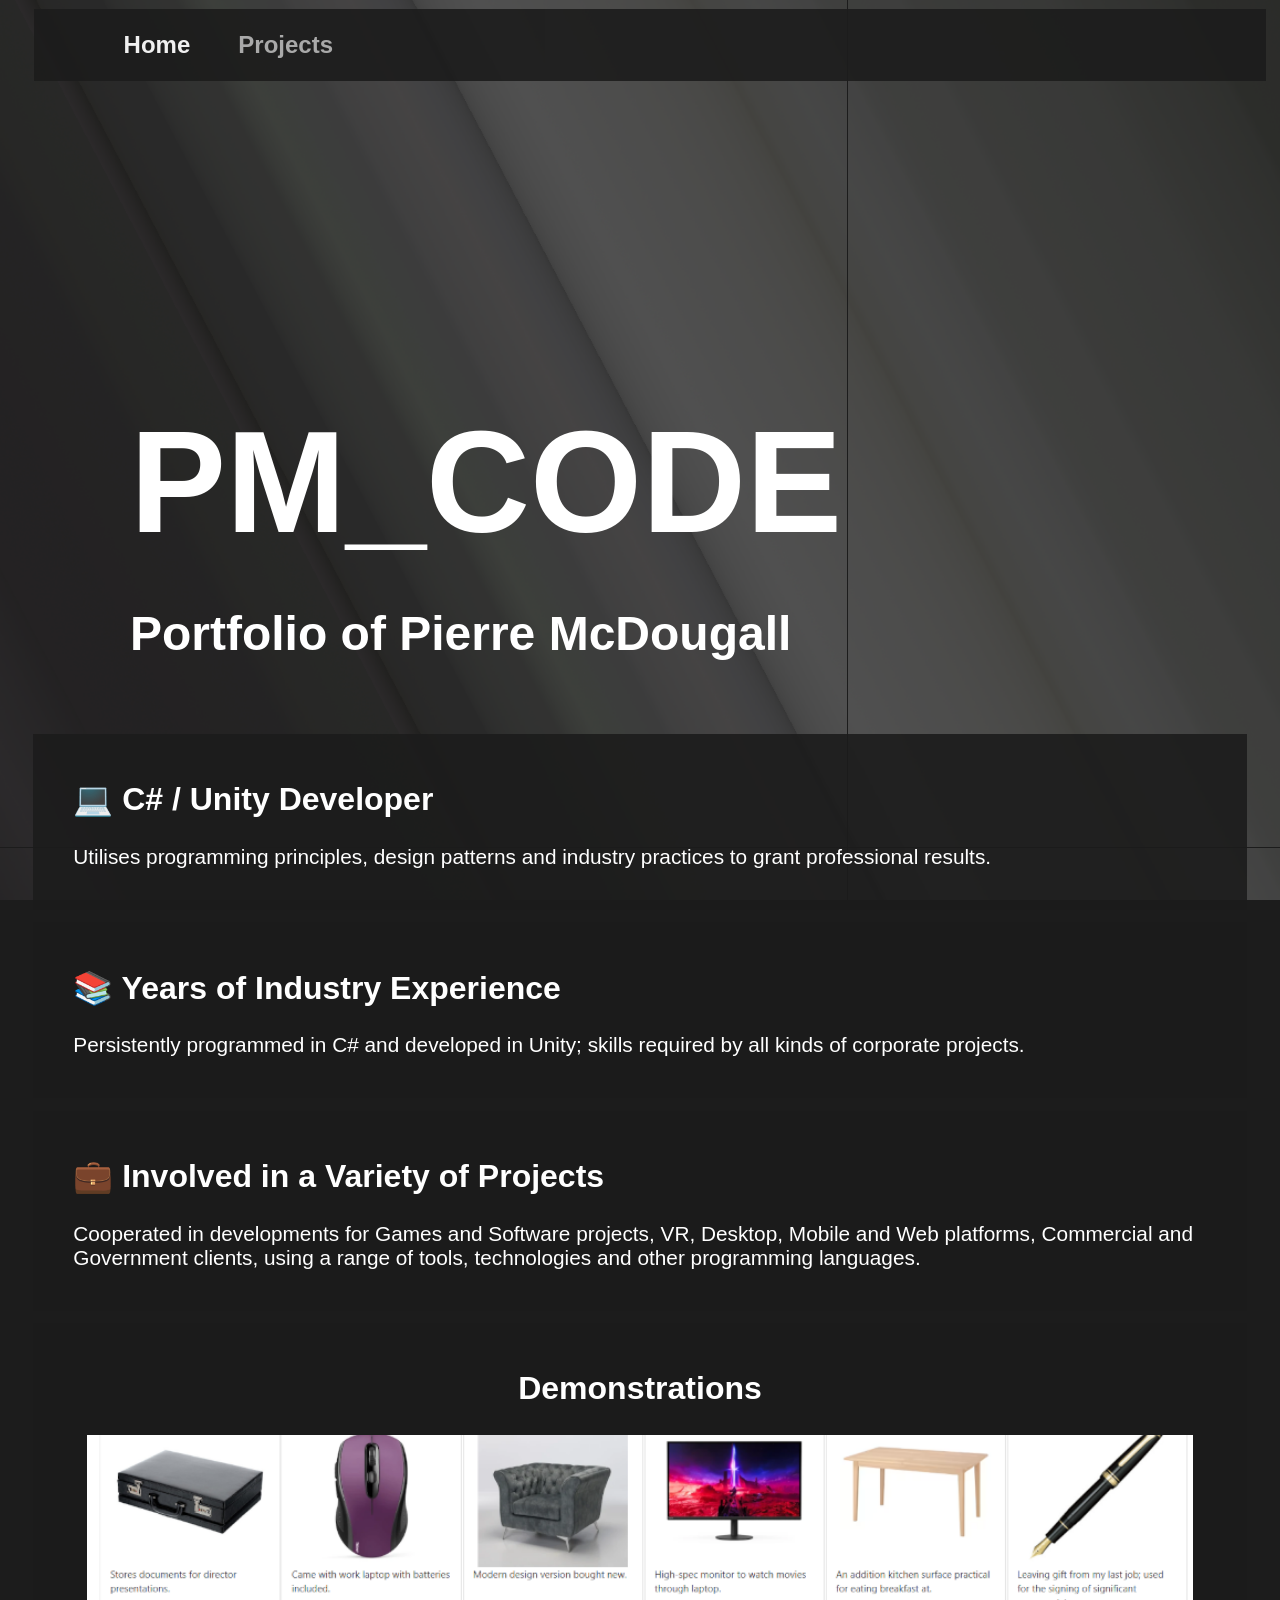
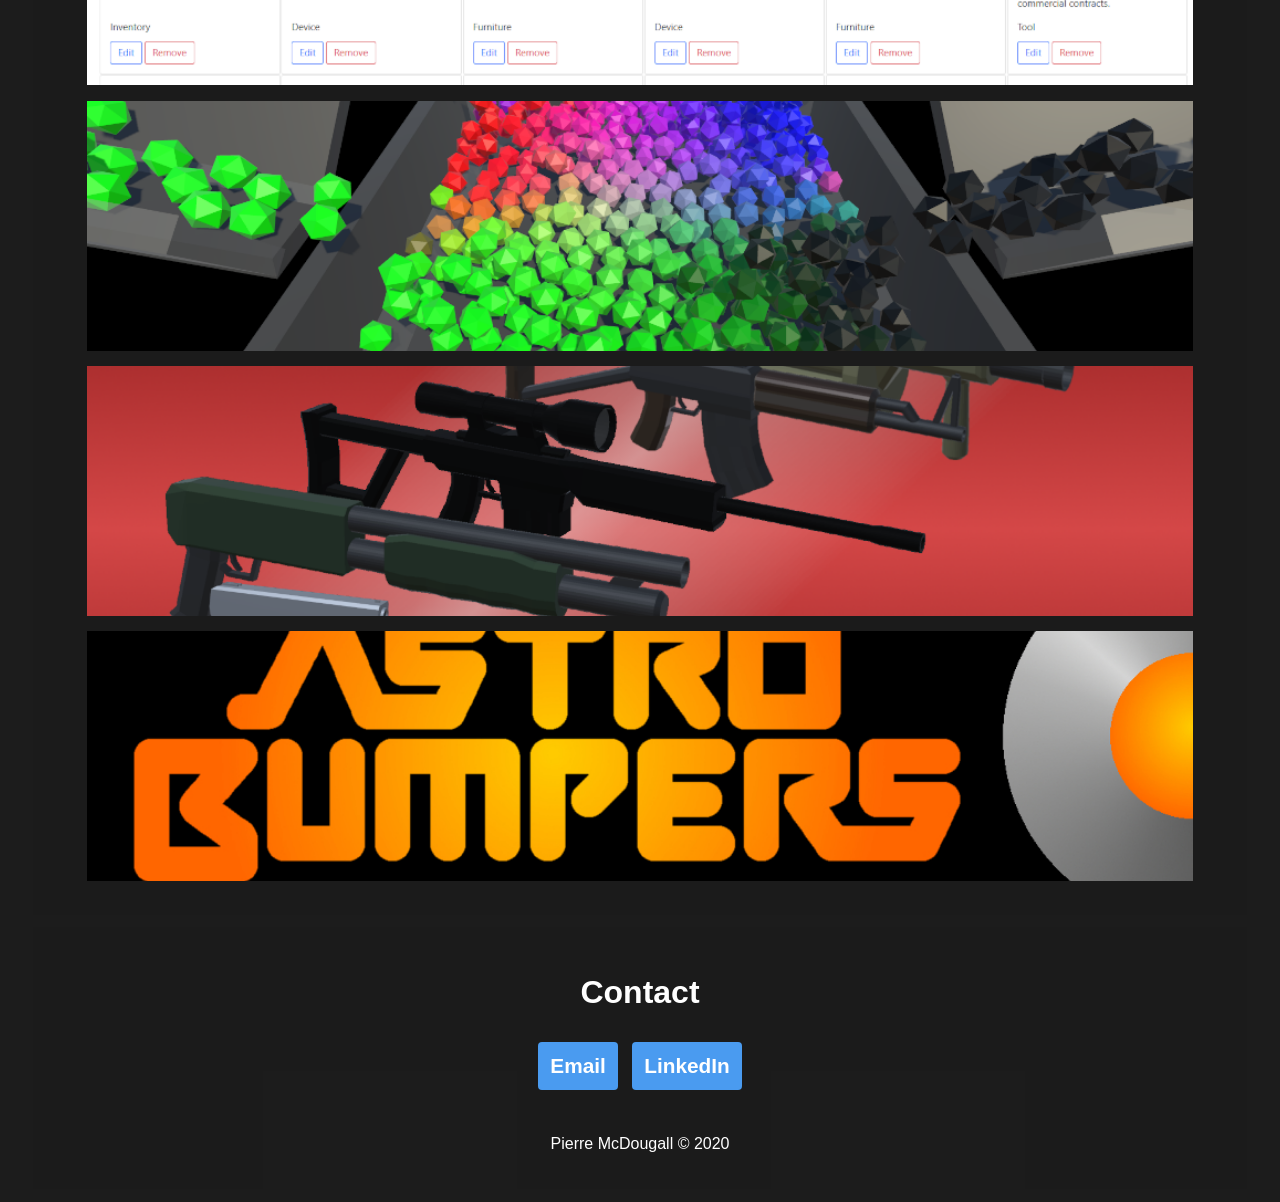
<file: index.html>
<!doctype html>
<html>
  <head>
    <meta charset="utf-8">
    <meta name="viewport" content="width=device-width, initial-scale=1, shrink-to-fit=no">
    <title>PM_CODE</title>
    <link href="style.css" rel="stylesheet">
    <link href="NavBarStyle.css" rel="stylesheet">
    <link href="PM_Favicon.png" rel="icon" type="image/png">
  </head>
  <body>
      <div id="fixedBackground"></div>
      <header>
          <nav>
              <div id="hamburgerID">
                  <div class="hamburgerIconHolder">
                      <a href="javascript:void(0);" class="hamburgerIcon" onclick="ToggleClass('hamburgerID', 'hamburgerDropdownEnabled');RemoveClickOpenedClasses()">
                          <img src="MobileNavIcon.png" height="25" width="25">
                      </a>
                  </div>
                  <a href="index.html" class="selected">Home</a>
                  <div id="projectDropdownHolder" class="dropdownHolder">
                      <button class="dropdownOption" onclick="ToggleClassIfNoHoverSupport('projectDropdownHolder', 'clickOpened')">
                          Projects
                      </button>
                      <div class="subOptionHolder">
                          <a href="InventoryWebApp.html" class="subOption">Inventory Web App</a>
                          <a href="DOTSColourMixingSimulation.html" class="subOption">DOTS Colour Mixing Simulation</a>
                          <a href="FPSIntegrationTool.html" class="subOption">FPS Integration Tool</a>
                          <a href="AstroBumpers.html" class="subOption">AstroBumpers</a>
                      </div>
                  </div>
              </div>
          </nav>
      </header>
      <main>
          <section id="indexTitle">
              <div>
                  <h1>PM_<wbr>CODE</h1>
                  <h2>Portfolio of Pierre McDougall</h2>
              </div>
          </section>
          <section class="semiOpaqueBG">
              <h2 class="qualitiesSection">
                  &#128187; C# / Unity Developer
              </h2>
              <p>
                  Utilises programming principles, design patterns and industry practices to grant professional results.
              </p>
          </section>
          <section class="semiOpaqueBG">
              <h2 class="qualitiesSection">
                  &#128218; Years of Industry Experience
              </h2>
              <p>
                  Persistently programmed in C# and developed in Unity; skills required by all kinds of corporate projects.
              </p>
          </section>
          <section class="semiOpaqueBG">
              <h2 class="qualitiesSection">
                  &#128188; Involved in a Variety of Projects
              </h2>
              <p>
                  Cooperated in developments for
                  Games and Software projects,
                  VR, Desktop, Mobile and Web platforms,
                  Commercial and Government clients,
                  using a range of tools, technologies and other programming languages.
              </p>
          </section>
          <section class="semiOpaqueBG">
              <h2>Demonstrations</h2>
              <div>
                  <div class="projectButton">
                      <a href="InventoryWebApp.html">
                          <div class="hoverTint"></div>
                          <img src="InventoryWebAppThumbnail.png" height="1000" width="500">
                          <h3>ASP.NET Core MVC Inventory Web App</h3>
                      </a>
                  </div>
                  <div class="projectButton">
                      <a href="DOTSColourMixingSimulation.html">
                          <div class="hoverTint"></div>
                          <img src="DOTSColourMixingThumbnail.png" height="1000" width="500">
                          <h3>DOTS Colour Mixing Simulation</h3>
                      </a>
                  </div>
                  <div class="projectButton">
                      <a href="FPSIntegrationTool.html">
                          <div class="hoverTint"></div>
                          <img src="FPSIntegrationToolThumbnail.png" height="1000" width="500">
                          <h3>FPS Integration Tool</h3>
                      </a>
                  </div>
                  <div class="projectButton">
                      <a href="AstroBumpers.html">
                          <div class="hoverTint"></div>
                          <img src="AstroBumpersThumbnail.png" height="1000" width="500">
                          <h3>AstroBumpers</h3>
                      </a>
                  </div>
              </div>
          </section>
      </main>
      <footer class="semiOpaqueBG">
          <h2>Contact</h2>
          <div>
              <a href="mailto:career.pmcdougall@icloud.com?Subject=PM_CODE%20Contact" class="linkButton">Email</a>
              <a href="https://www.linkedin.com/in/pierre-mcdougall/" target="_blank" class="linkButton">LinkedIn</a>
          </div>
          <p class="copyright">Pierre McDougall © 2020</p>
      </footer>
      <script type="text/javascript" src="java.js"></script>
  </body>
</html>
</file>
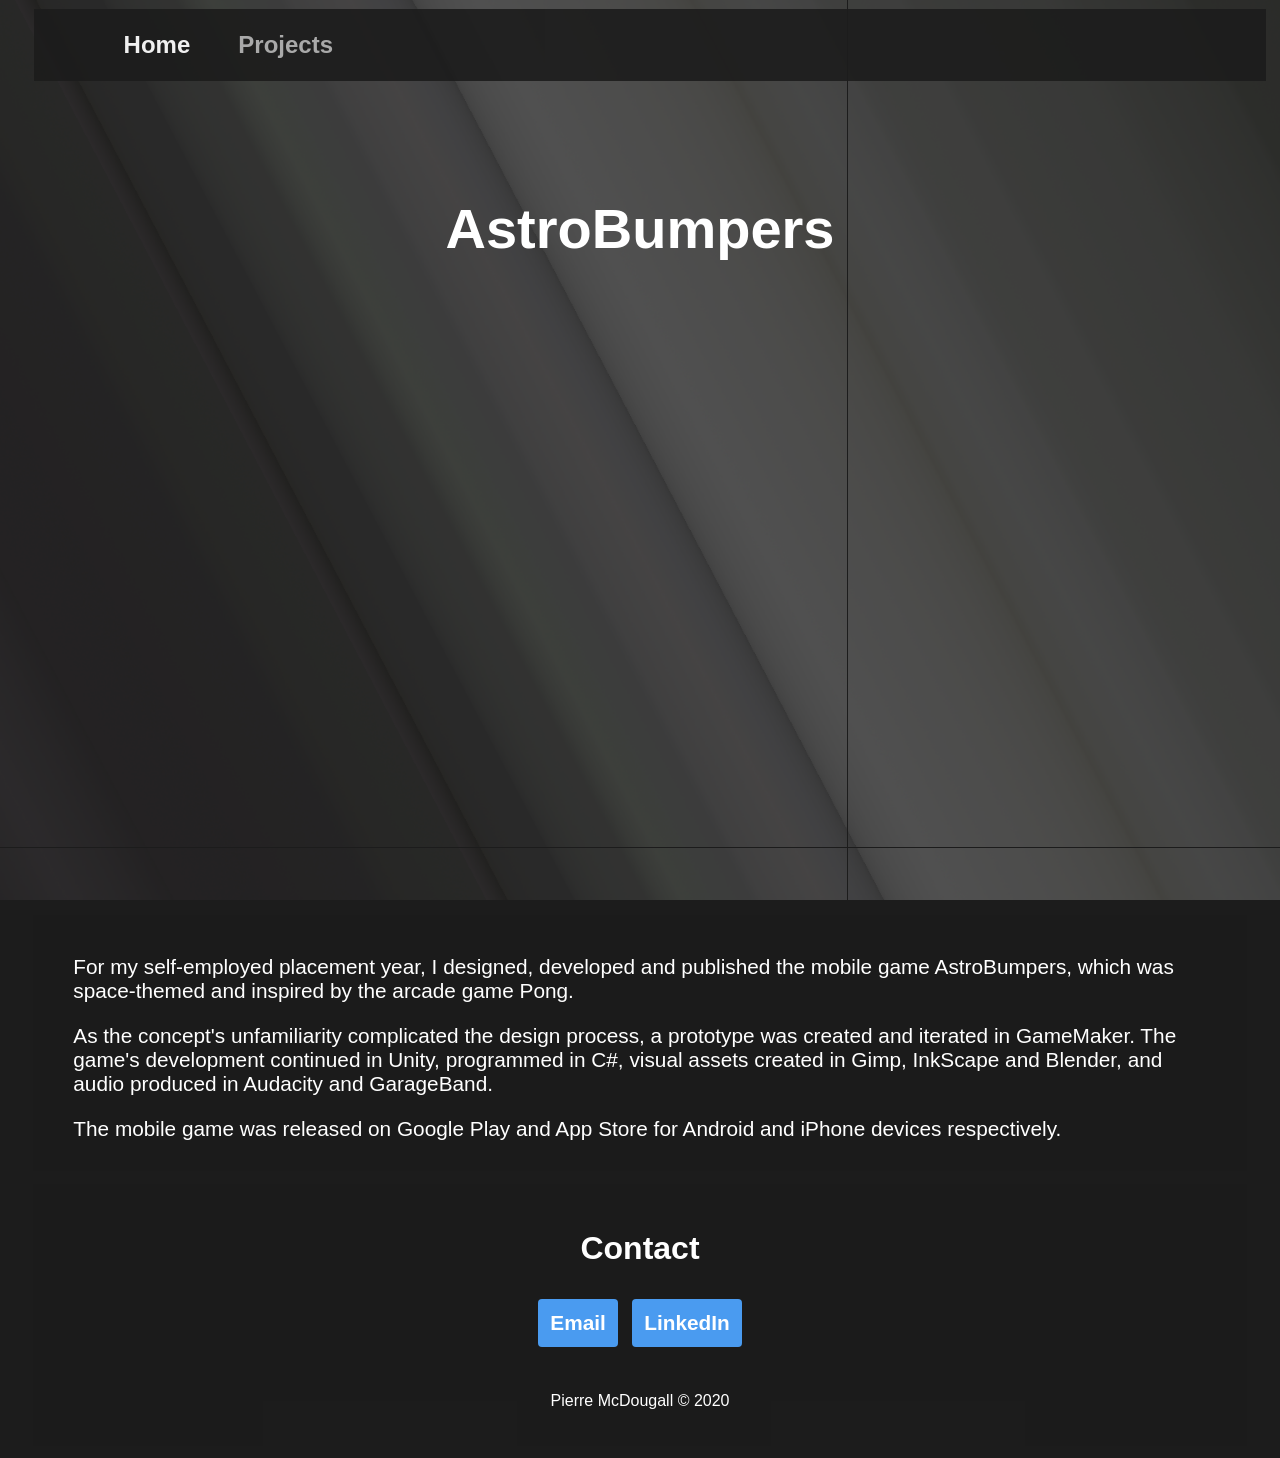
<file: AstroBumpers.html>
<!doctype html>
<html>
  <head>
    <meta charset="utf-8">
    <meta name="viewport" content="width=device-width, initial-scale=1, shrink-to-fit=no">
    <title>AstroBumpers - PM_CODE</title>
    <link href="style.css" rel="stylesheet">
    <link href="NavBarStyle.css" rel="stylesheet">
    <link href="PM_Favicon.png" rel="icon" type="image/png">
  </head>
  <body>
      <div id="fixedBackground"></div>
      <header>
          <nav>
              <div id="hamburgerID">
                  <div class="hamburgerIconHolder">
                      <a href="javascript:void(0);" class="hamburgerIcon" onclick="ToggleClass('hamburgerID', 'hamburgerDropdownEnabled');RemoveClickOpenedClasses()">
                          <img src="MobileNavIcon.png" height="25" width="25">
                      </a>
                  </div>
                  <a href="index.html" class="selected">Home</a>
                  <div id="projectDropdownHolder" class="dropdownHolder">
                      <button class="dropdownOption" onclick="ToggleClassIfNoHoverSupport('projectDropdownHolder', 'clickOpened')">
                          Projects
                      </button>
                      <div class="subOptionHolder">
                          <a href="InventoryWebApp.html" class="subOption">Inventory Web App</a>
                          <a href="DOTSColourMixingSimulation.html" class="subOption">DOTS Colour Mixing Simulation</a>
                          <a href="FPSIntegrationTool.html" class="subOption">FPS Integration Tool</a>
                          <a href="AstroBumpers.html" class="subOption">AstroBumpers</a>
                      </div>
                  </div>
              </div>
          </nav>
      </header>
      <main>
          <section class="videoSection">
              <h1>AstroBumpers</h1>
              <div class="videoContainer">
                  <div>
                      <iframe width="1037" height="890" src="https://www.youtube.com/embed/6adC4DXy5oU" title="AstroBumpers Gameplay" frameborder="0" allow="accelerometer; autoplay; clipboard-write; encrypted-media; gyroscope; picture-in-picture" allowfullscreen></iframe>
                  </div>
              </div>
          </section>
          <section class="semiOpaqueBG">
              <p>
                  For my self-employed placement year, I designed, developed and published the mobile game AstroBumpers, which was space-themed and inspired by the arcade game Pong.
              </p>
              <p>
                  As the concept's unfamiliarity complicated the design process, a prototype was created and iterated in GameMaker. The game's development continued in Unity, programmed in C#, visual assets created in Gimp, InkScape and Blender, and audio produced in Audacity and GarageBand.
              </p>
              <p style="margin-bottom: 10px">
                  The mobile game was released on Google Play and App Store for Android and iPhone devices respectively.
              </p>
          </section>
      </main>
      <footer class="semiOpaqueBG">
          <h2>Contact</h2>
          <div>
              <a href="mailto:career.pmcdougall@icloud.com?Subject=PM_CODE%20Contact" class="linkButton">Email</a>
              <a href="https://www.linkedin.com/in/pierre-mcdougall/" target="_blank" class="linkButton">LinkedIn</a>
          </div>
          <p class="copyright">Pierre McDougall © 2020</p>
      </footer>
      <script type="text/javascript" src="java.js"></script>
  </body>
</html>
</file>
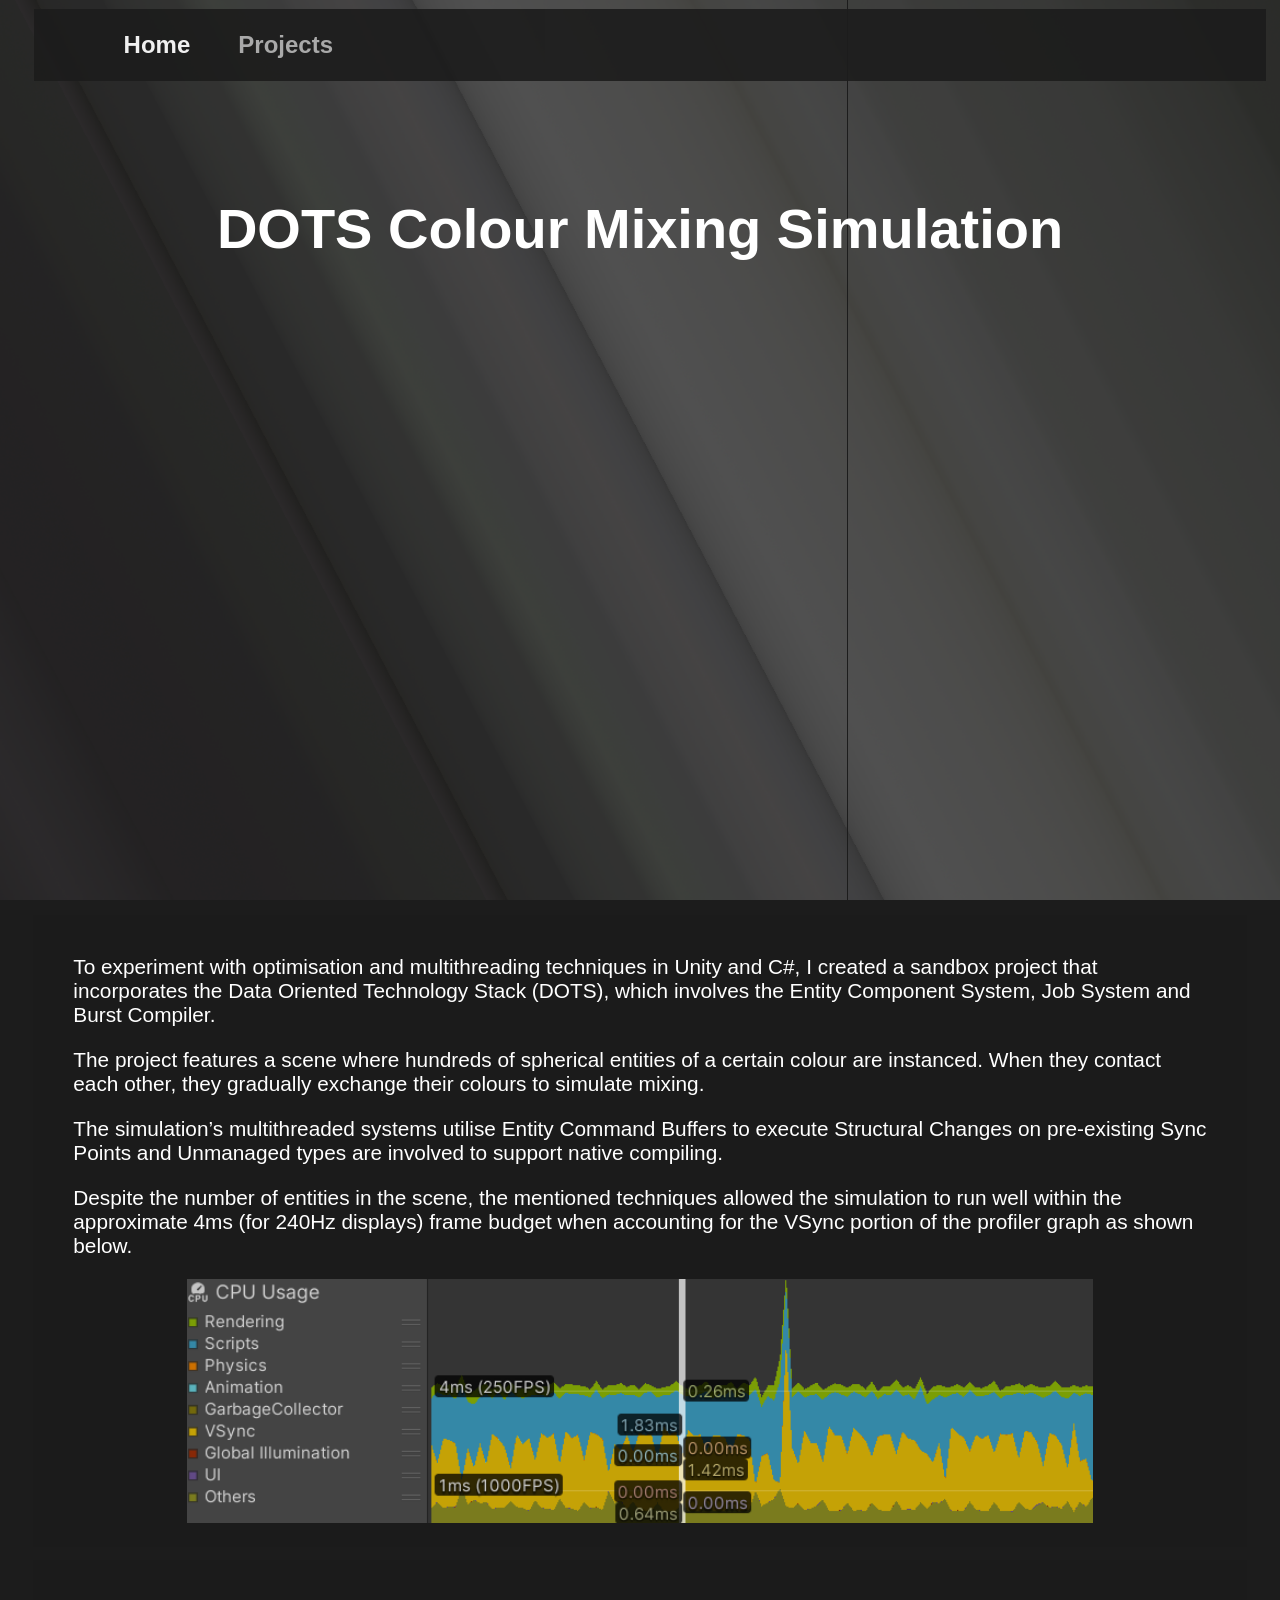
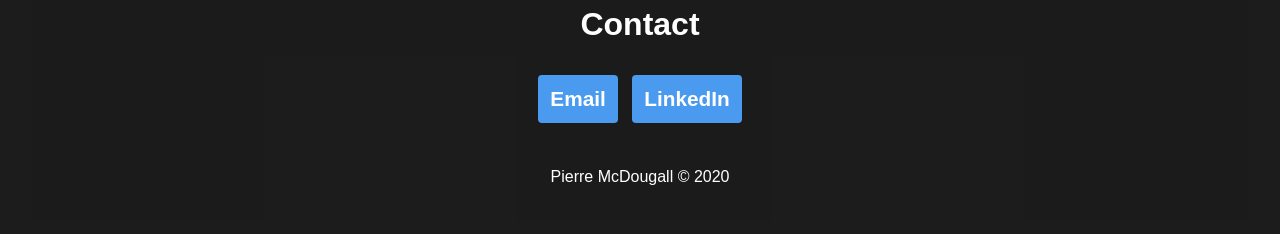
<file: DOTSColourMixingSimulation.html>
<!doctype html>
<html>
  <head>
    <meta charset="utf-8">
    <meta name="viewport" content="width=device-width, initial-scale=1, shrink-to-fit=no">
    <title>DOTS Colour Mixing Simulation - PM_CODE</title>
    <link href="style.css" rel="stylesheet">
    <link href="NavBarStyle.css" rel="stylesheet">
    <link href="PM_Favicon.png" rel="icon" type="image/png">
  </head>
  <body>
      <div id="fixedBackground"></div>
      <header>
          <nav>
              <div id="hamburgerID">
                  <div class="hamburgerIconHolder">
                      <a href="javascript:void(0);" class="hamburgerIcon" onclick="ToggleClass('hamburgerID', 'hamburgerDropdownEnabled');RemoveClickOpenedClasses()">
                          <img src="MobileNavIcon.png" height="25" width="25">
                      </a>
                  </div>
                  <a href="index.html" class="selected">Home</a>
                  <div id="projectDropdownHolder" class="dropdownHolder">
                      <button class="dropdownOption" onclick="ToggleClassIfNoHoverSupport('projectDropdownHolder', 'clickOpened')">
                          Projects
                      </button>
                      <div class="subOptionHolder">
                          <a href="InventoryWebApp.html" class="subOption">Inventory Web App</a>
                          <a href="DOTSColourMixingSimulation.html" class="subOption">DOTS Colour Mixing Simulation</a>
                          <a href="FPSIntegrationTool.html" class="subOption">FPS Integration Tool</a>
                          <a href="AstroBumpers.html" class="subOption">AstroBumpers</a>
                      </div>
                  </div>
              </div>
          </nav>
      </header>
      <main>
          <section class="videoSection">
              <h1>DOTS Colour Mixing Simulation</h1>
              <div class="videoContainer">
                  <div>
                      <iframe width="1280" height="720" src="https://www.youtube.com/embed/vpZ_GOptYa0" title="Colour Mixing Simulation | Unity DOTS" frameborder="0" allow="accelerometer; autoplay; clipboard-write; encrypted-media; gyroscope; picture-in-picture" allowfullscreen></iframe>
                  </div>
              </div>
          </section>
          <section class="semiOpaqueBG">
              <p>
                  To experiment with optimisation and multithreading techniques in Unity and C#, I created a sandbox project that incorporates the Data Oriented Technology Stack (DOTS), which involves the Entity Component System, Job System and Burst Compiler.
              </p>
              <p>
                  The project features a scene where hundreds of spherical entities of a certain colour are instanced. When they contact each other, they gradually exchange their colours to simulate mixing.
              </p>
              <p>
                  The simulation’s multithreaded systems utilise Entity Command Buffers to execute Structural Changes on pre-existing Sync Points and Unmanaged types are involved to support native compiling.
              </p>
              <p>
                  Despite the number of entities in the scene, the mentioned techniques allowed the simulation to run well within the approximate 4ms (for 240Hz displays) frame budget when accounting for the VSync portion of the profiler graph as shown below.
              </p>
              <div class="centreImage">
                  <img src="DOTSProfile.png" height="200" width="742">
              </div>
          </section>
      </main>
      <footer class="semiOpaqueBG">
          <h2>Contact</h2>
          <div>
              <a href="mailto:career.pmcdougall@icloud.com?Subject=PM_CODE%20Contact" class="linkButton">Email</a>
              <a href="https://www.linkedin.com/in/pierre-mcdougall/" target="_blank" class="linkButton">LinkedIn</a>
          </div>
          <p class="copyright">Pierre McDougall © 2020</p>
      </footer>
      <script type="text/javascript" src="java.js"></script>
  </body>
</html>
</file>
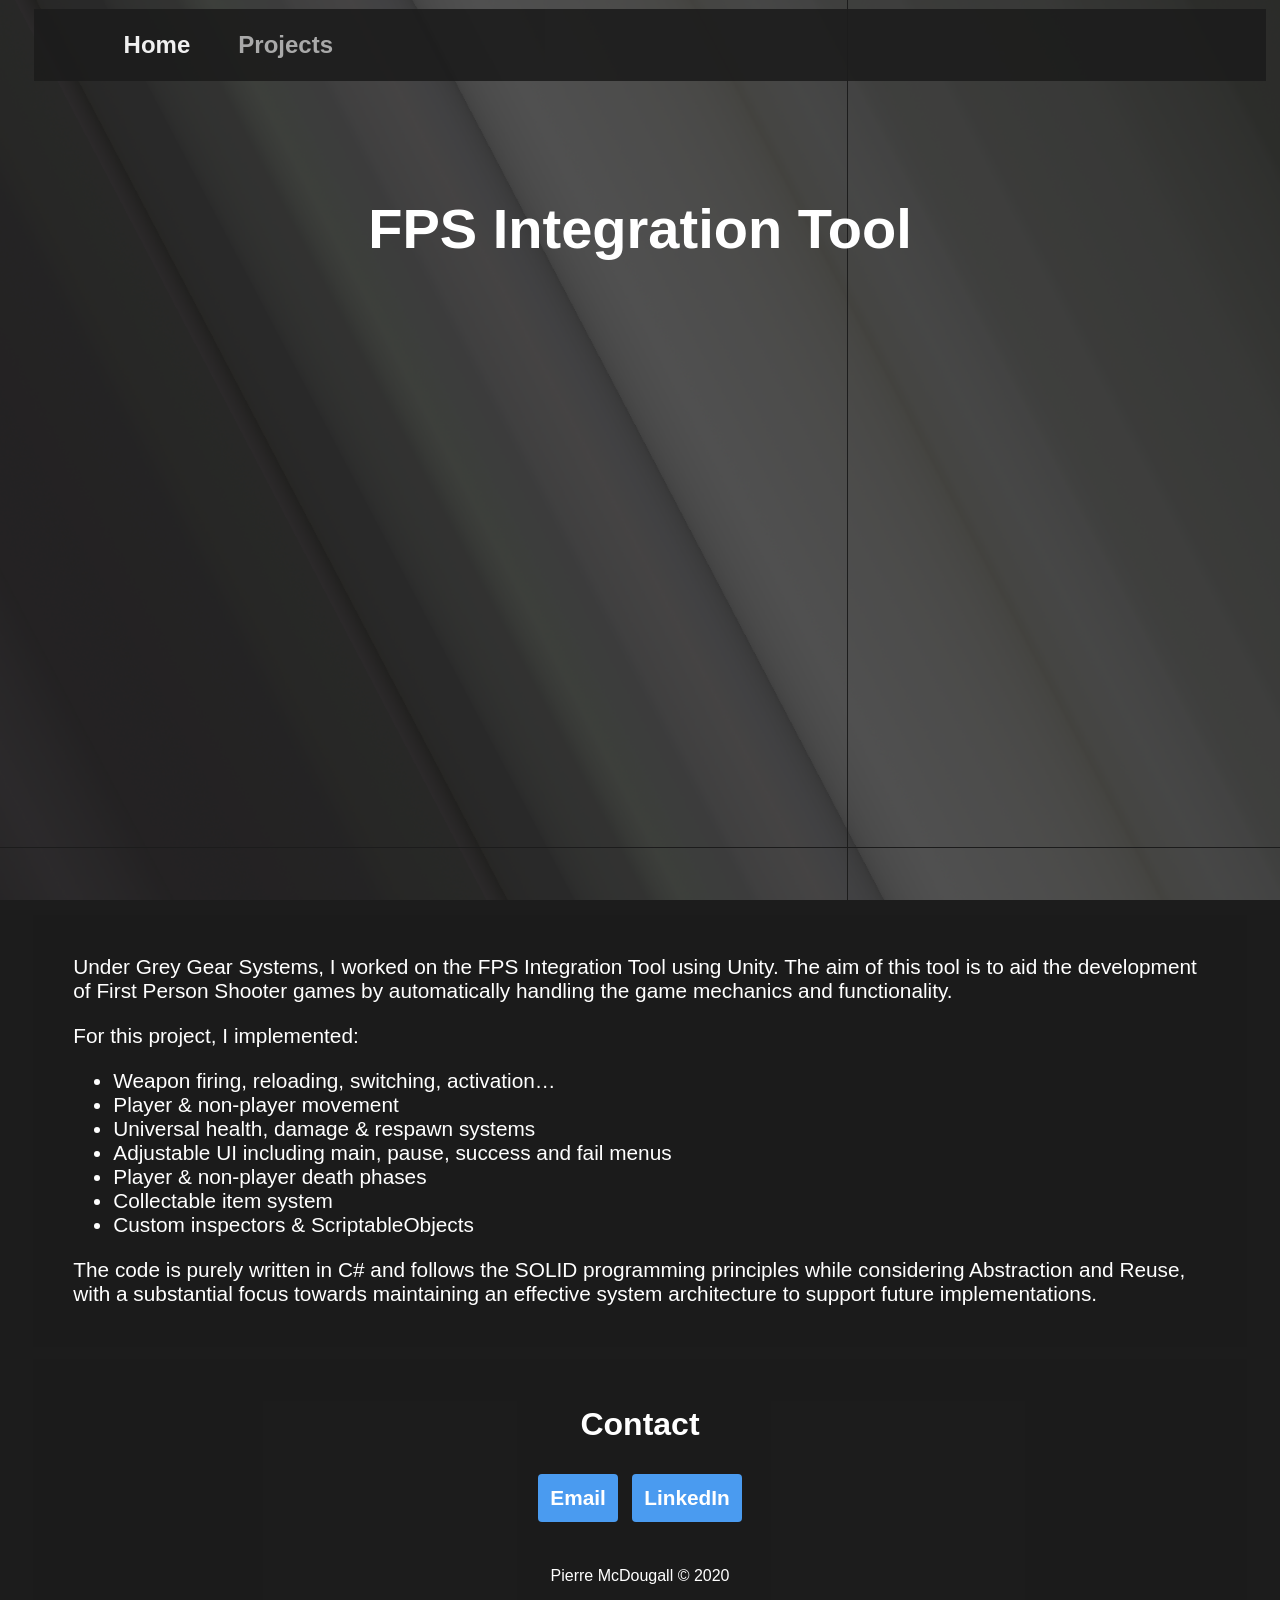
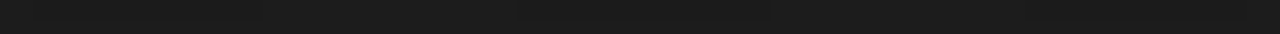
<file: FPSIntegrationTool.html>
<!doctype html>
<html>
  <head>
    <meta charset="utf-8">
    <meta name="viewport" content="width=device-width, initial-scale=1, shrink-to-fit=no">
    <title>FPS Integration Tool - PM_CODE</title>
    <link href="style.css" rel="stylesheet">
    <link href="NavBarStyle.css" rel="stylesheet">
    <link href="PM_Favicon.png" rel="icon" type="image/png">
  </head>
  <body>
      <div id="fixedBackground"></div>
      <header>
          <nav>
              <div id="hamburgerID">
                  <div class="hamburgerIconHolder">
                      <a href="javascript:void(0);" class="hamburgerIcon" onclick="ToggleClass('hamburgerID', 'hamburgerDropdownEnabled');RemoveClickOpenedClasses()">
                          <img src="MobileNavIcon.png" height="25" width="25">
                      </a>
                  </div>
                  <a href="index.html" class="selected">Home</a>
                  <div id="projectDropdownHolder" class="dropdownHolder">
                      <button class="dropdownOption" onclick="ToggleClassIfNoHoverSupport('projectDropdownHolder', 'clickOpened')">
                          Projects
                      </button>
                      <div class="subOptionHolder">
                          <a href="InventoryWebApp.html" class="subOption">Inventory Web App</a>
                          <a href="DOTSColourMixingSimulation.html" class="subOption">DOTS Colour Mixing Simulation</a>
                          <a href="FPSIntegrationTool.html" class="subOption">FPS Integration Tool</a>
                          <a href="AstroBumpers.html" class="subOption">AstroBumpers</a>
                      </div>
                  </div>
              </div>
          </nav>
      </header>
      <main>
          <section class="videoSection">
              <h1>FPS Integration Tool</h1>
              <div class="videoContainer">
                  <div>
                      <iframe width="1255" height="706" src="https://www.youtube.com/embed/WteJa0_jnuk" title="FPS Integration Tool Promotional Video" frameborder="0" allow="accelerometer; autoplay; clipboard-write; encrypted-media; gyroscope; picture-in-picture" allowfullscreen></iframe>
                  </div>
              </div>
          </section>
          <section class="semiOpaqueBG">
              <p>Under Grey Gear Systems, I worked on the FPS Integration Tool using Unity. The aim of this tool is to aid the development of First Person Shooter games by automatically handling the game mechanics and functionality.</p>
              <p>For this project, I implemented:</p>
              <ul>
                  <li>Weapon firing, reloading, switching, activation…</li>
                  <li>Player &amp; non-player movement</li>
                  <li>Universal health, damage &amp; respawn systems</li>
                  <li>Adjustable UI including main, pause, success and fail menus</li>
                  <li>Player &amp; non-player death phases</li>
                  <li>Collectable item system</li>
                  <li>Custom inspectors &amp; ScriptableObjects</li>
              </ul>
              <p>The code is purely written in C# and follows the SOLID programming principles while considering Abstraction and Reuse, with a substantial focus towards maintaining an effective system architecture to support future implementations.</p>
          </section>
      </main>
      <footer class="semiOpaqueBG">
          <h2>Contact</h2>
          <div>
              <a href="mailto:career.pmcdougall@icloud.com?Subject=PM_CODE%20Contact" class="linkButton">Email</a>
              <a href="https://www.linkedin.com/in/pierre-mcdougall/" target="_blank" class="linkButton">LinkedIn</a>
          </div>
          <p class="copyright">Pierre McDougall © 2020</p>
      </footer>
      <script type="text/javascript" src="java.js"></script>
  </body>
</html>
</file>
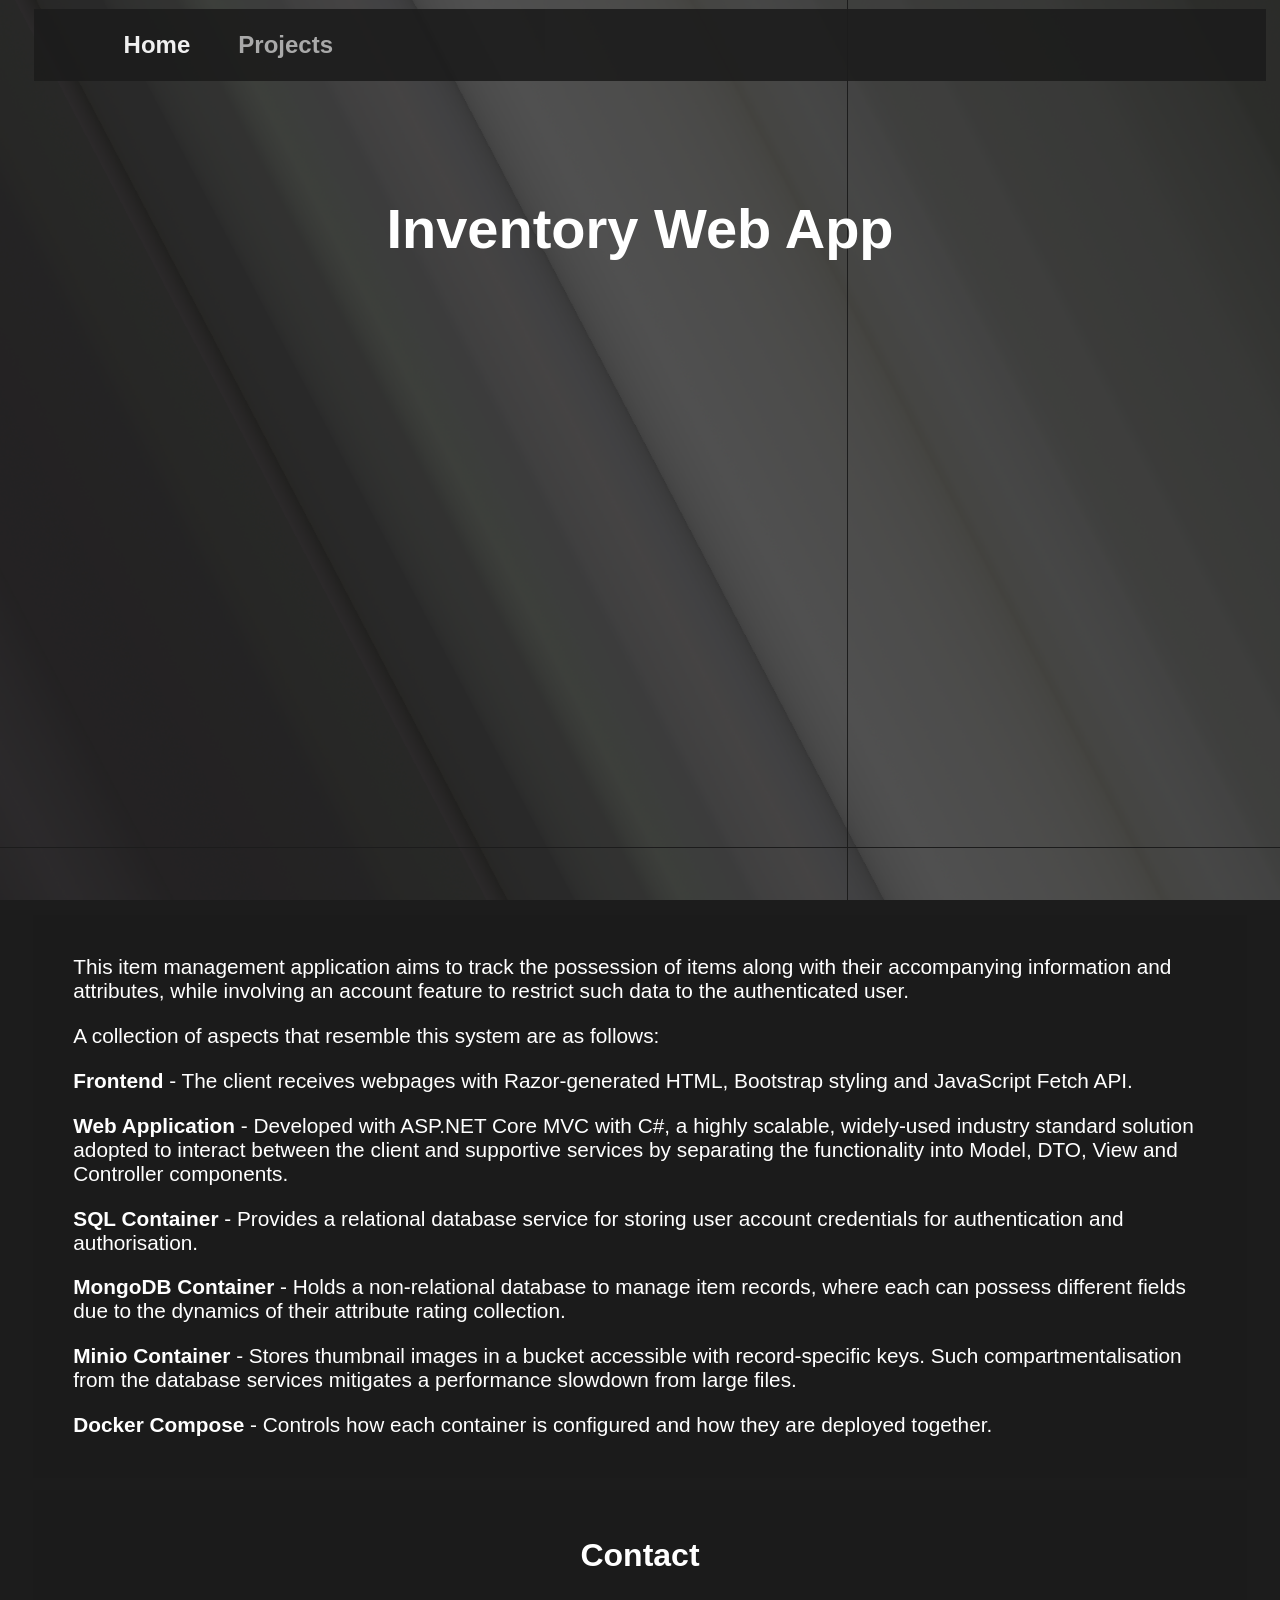
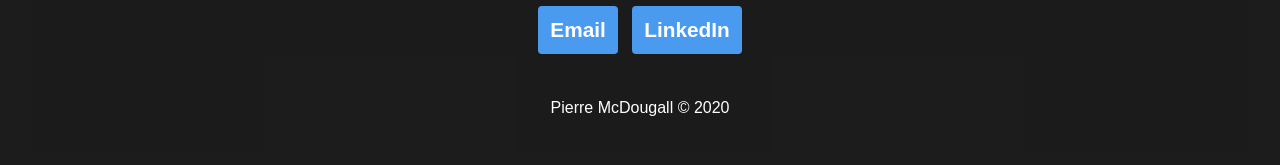
<file: InventoryWebApp.html>
<!doctype html>
<html>
  <head>
    <meta charset="utf-8">
    <meta name="viewport" content="width=device-width, initial-scale=1, shrink-to-fit=no">
    <title>Inventory Web App - PM_CODE</title>
    <link href="style.css" rel="stylesheet">
    <link href="NavBarStyle.css" rel="stylesheet">
    <link href="PM_Favicon.png" rel="icon" type="image/png">
  </head>
  <body>
      <div id="fixedBackground"></div>
      <header>
          <nav>
              <div id="hamburgerID">
                  <div class="hamburgerIconHolder">
                      <a href="javascript:void(0);" class="hamburgerIcon" onclick="ToggleClass('hamburgerID', 'hamburgerDropdownEnabled');RemoveClickOpenedClasses()">
                          <img src="MobileNavIcon.png" height="25" width="25">
                      </a>
                  </div>
                  <a href="index.html" class="selected">Home</a>
                  <div id="projectDropdownHolder" class="dropdownHolder">
                      <button class="dropdownOption" onclick="ToggleClassIfNoHoverSupport('projectDropdownHolder', 'clickOpened')">
                          Projects
                      </button>
                      <div class="subOptionHolder">
                          <a href="InventoryWebApp.html" class="subOption">Inventory Web App</a>
                          <a href="DOTSColourMixingSimulation.html" class="subOption">DOTS Colour Mixing Simulation</a>
                          <a href="FPSIntegrationTool.html" class="subOption">FPS Integration Tool</a>
                          <a href="AstroBumpers.html" class="subOption">AstroBumpers</a>
                      </div>
                  </div>
              </div>
          </nav>
      </header>
      <main>
          <section class="videoSection">
              <h1>Inventory Web App</h1>
              <div class="videoContainer">
                  <div>
                      <iframe width="1037" height="583" src="https://www.youtube.com/embed/ERPDDxMrEXs" title="Inventory Web App" frameborder="0" allow="accelerometer; autoplay; clipboard-write; encrypted-media; gyroscope; picture-in-picture" allowfullscreen></iframe>
                  </div>
              </div>
          </section>
          <section class="semiOpaqueBG">
              <p>
                  This item management application aims to track the possession of items along with their accompanying information and attributes, while involving an account feature to restrict such data to the authenticated user.
              </p>
              <p>
                  A collection of aspects that resemble this system are as follows:
              </p>
              <p>
                  <b>Frontend</b> - The client receives webpages with Razor-generated HTML, Bootstrap styling and JavaScript Fetch API.
              </p>
              <p>
                  <b>Web Application</b> - Developed with ASP.NET Core MVC with C#, a highly scalable, widely-used industry standard solution adopted to interact between the client and supportive services by separating the functionality into Model, DTO, View and Controller components.
              </p>
              <p>
                  <b>SQL Container</b> - Provides a relational database service for storing user account credentials for authentication and authorisation.
              </p>
              <p>
                  <b>MongoDB Container</b> - Holds a non-relational database to manage item records, where each can possess different fields due to the dynamics of their attribute rating collection.
              </p>
              <p>
                  <b>Minio Container</b> - Stores thumbnail images in a bucket accessible with record-specific keys. Such compartmentalisation from the database services mitigates a performance slowdown from large files.
              </p>
              <p>
                  <b>Docker Compose</b> - Controls how each container is configured and how they are deployed together.
              </p>
          </section>
      </main>
      <footer class="semiOpaqueBG">
          <h2>Contact</h2>
          <div>
              <a href="mailto:career.pmcdougall@icloud.com?Subject=PM_CODE%20Contact" class="linkButton">Email</a>
              <a href="https://www.linkedin.com/in/pierre-mcdougall/" target="_blank" class="linkButton">LinkedIn</a>
          </div>
          <p class="copyright">Pierre McDougall © 2020</p>
      </footer>
      <script type="text/javascript" src="java.js"></script>
  </body>
</html>
</file>
<file: style.css>
body{
  font: 100% Arial;
  background-color: #1c1c1c;
}
h1, h2, h3, p, a, li{
  color: white;
}
h1, h2, h3{
  text-align: center;
}
h1{
  font-size: 3.5rem;
}
h2{
  font-size: 2rem;
}
h3{
  font-size: 1.5rem;
}
p, a, li{
  font-size: 1.3rem;
}
section, footer{
  padding: 20px 40px;
  
  margin: 1% auto;  /* auto horizontal margins works with max-width */
  max-width: 1200px;
}
section:first-child {
  margin-top: 130px;
}
footer{
  text-align: center;
}
footer p.copyright{
  font-size: 1rem;
  margin-top: 40px;
}

/* Fixed Background (Mobile Friendly) */
#fixedBackground{
  position: fixed;
  left:0;
  top: 0;
  width: 100%;
  height: 100%;
  z-index: -1;
  background-size: cover;
  background-image: url('Background.png');
  background-repeat: no-repeat;
  background-attachment: scroll;
}

/* Index Title */
#indexTitle div{
  width: 90%;
  margin: 250px auto 0px;
}
#indexTitle h1{
  font-size: 9rem;
  text-align: left;
  margin: 0;
}
#indexTitle h2{
  font-size: 3rem;
  text-align: left;
  margin: 40px 0;
}

/* Qualities Section */
.qualitiesSection{
  text-align: left;
}

/* General */
.semiOpaqueBG{
  background: rgba(28, 28, 28, 0.9)
}
.centreImage{
  text-align: center;
}
.centreImage img{
  width: 80%;
  height: auto;
}

/* Standard link button */
a.linkButton{
  display: inline-block;
  background-color: #4a9bf0;
  margin: 5px;
  padding: 12px;
  border-radius: 4px;
  
  font-weight: bold;
  text-decoration: none;
  
  transition: background 0.5s;
}
a.linkButton:hover {
  background-color: #30bbff;
}

/* Project link button */
.projectButton{
  position: relative;
  height: 250px;
  margin: 1% 1%;
  border: 2px solid transparent;
  transition: border 0.25s;
}
.projectButton:hover {
  border: 2px solid white;
}
.projectButton img{
  width: 100%;
  height: 100%;
  object-fit:cover;
}
.projectButton h3{
  position: absolute;
  overflow: hidden;
  bottom: 10px;
  right: 10%;
  margin: 0;
  font-size: 3rem;
  text-align: right;
  opacity: 0;
  transition: opacity 0.25s;
}
.projectButton .hoverTint{
  position: absolute;
  left: 0;
  right: 0;
  top: 0;
  bottom: 0;
  margin: 0;
  background-color: #2f2f2f;
  opacity: 0;
  transition: opacity 0.25s;
}
.projectButton:hover .hoverTint{
  opacity: 0.6;
}
.projectButton:hover h3{
  opacity: 1;
}

/* Video Container */ 
.videoContainer{
  width: 75%;
  margin: 0 auto;
  margin-bottom: 30px;
}
.videoContainer div{
  position: relative;
  width: 100%;
  padding-top: 64%;
}
.videoContainer iframe{
  position: absolute;
  top: 0;
  left: 0;
  bottom: 0;
  right: 0;
  width: 100%;
  height: 100%;
}

/* HEIGHT RULES */
@media (max-height: 1000px){
  #indexTitle div{
  margin: 250px auto 0px;
  } 
}
@media (max-height: 800px){
  #indexTitle div{
  margin: 200px auto 0px;
  } 
}
@media (max-height: 600px){
  #indexTitle div{
  margin: 100px auto 0px;
  }
}

/* WIDTH RULES */
@media (max-width: 1350px){
  section, footer{
  margin: 1% 2%;
  max-width: none;
  }
}
@media (max-width: 1000px){
  section, footer{
  padding: 20px 10%;
  }
  .videoContainer{
    width: 85%;
    margin: 0 auto;
  }
  #indexTitle div{
    width: 100%;
  }
  #indexTitle h1{
    font-size: 7rem;
  }
  #indexTitle h2{
    font-size: 2.5rem;
  }
}
@media (max-width: 750px){
  html{                 /* ??? why does this work here? */
    font-size: 0.8rem;
  }
  .projectButton{
    height: 175px;
  }
  .projectButton h3{
    font-size: 2.5rem;
    right: 5%;
  }
  .videoContainer{
  width: 100%;
}
@media (max-width: 500px){
  .projectButton{
    height: 125px;
  }
  .projectButton h3{
    font-size: 1.75rem;
    right: 2%;
    left: 10%;
  }
}
@media (max-width: 400px){
  .projectButton h3{
    font-size: 1.5rem;
  }
}
</file>
<file: NavBarStyle.css>
nav {
  margin: 0 2%;
  padding: 0 5%;
  position: fixed;
  top: 1%;
  width: 86%;
  z-index: 5;
  background: rgba(28, 28, 28, 0.9); /* Same as #1c1c1c */
  border: 2px solid transparent;
  transition: background 0.25s, border 0.25s;
}
nav:hover {
  background: #1c1c1c;
  border: 2px solid white;
}
nav:not(hover){
  background: rgba(28, 28, 28, 0.9);
  border: 2px solid transparent;
}
nav div {
  overflow:hidden;
}
nav a {
  float: left;
  color: #a9a9a9;
  text-decoration: none;
  font-weight: bold;
  font-size: 1.5rem;
  padding: 20px 24px;
  transition: background 0.25s, color 0.25s;
}
nav a:hover {
  background-color: #101010;
  color: #f0f0f0;
}
nav a.selected { 
  color: #f0f0f0 !important;
}
nav .hamburgerIcon {
  padding: 20px;
  text-align: right;
  display: none;
  float: right;
}
nav .dropdownHolder {
  float: left;
}
nav .dropdownHolder .dropdownOption {
  background-color: inherit;
  border: none;
  color: #a9a9a9;
  text-decoration: none;
  font-weight: bold;
  font-size: 1.5rem;
  padding: 20px 24px;
  margin: 0;
  transition: background 0.25s, color 0.25s;
}
nav .dropdownHolder:hover .dropdownOption {
  background-color: #101010;
  color: #f0f0f0;
}
nav .dropdownHolder .subOptionHolder {
  visibility:hidden;
  position: absolute;
  background: #1c1c1c;
  opacity: 0; /*Better results with transitioning opacity over colour alpha channel*/
  border: 2px solid transparent;
  box-shadow: 0px 10px 10px 0px rgba(0,0,0,0.2);
  transition: opacity 0.25s, visibility 0.2s;
}
nav .dropdownHolder:hover .subOptionHolder {
  border: 2px solid white;
  border-top: 2px solid #101010;
  visibility:visible;
  opacity: 1;
}
nav .dropdownHolder.clickOpened .subOptionHolder {
    border: 2px solid white;
    border-top: 2px solid #101010;
    visibility: visible;
    opacity: 1;
}
nav .dropdownHolder .subOption {
  display: block;
  float: none;
  font-weight: initial;
  padding: 12px 24px;
  margin: 0;
}
nav .dropdownHolder .subOption:hover {
  background-color: #101010;
  color: #f0f0f0;
}

/* WIDTH RULES */
@media (hover: none) {
  nav a {
    display: none;
    float: none;
    padding: 12px 24px;
    margin: 0;
  }
  nav .hamburgerIcon {
    display: block;
  }
  nav .dropdownHolder {
    display: none;
    float: none;
    padding: 0;
    margin: 0;
  }
  nav .dropdownHolder .dropdownOption {
    padding: 12px 24px;
    margin: 0;
    }
  nav .dropdownHolder .subOptionHolder {
    width: 100%;
    }
  nav .dropdownHolder:hover .subOptionHolder {
    border-top: 0px;
  }
  
/* Opened hamburger menu */  
  nav .hamburgerDropdownEnabled {
    padding-bottom: 20px; 
  }
  nav .hamburgerDropdownEnabled a {
    display: block;
  }
  nav .hamburgerDropdownEnabled .hamburgerIconHolder a {
    background-color: #101010;
  }
  nav .hamburgerDropdownEnabled .dropdownHolder {
    display: block;
    float: none;
  }
  nav .hamburgerDropdownEnabled .dropdownHolder .dropdownOption {
    display: block;
    float: none;
    width: 100%;
    text-align: left;
  }
  nav .hamburgerDropdownEnabled .dropdownHolder .subOptionHolder {
    display: none;
    position: relative;
    margin-left: 20px;
    width: auto;
  }
  nav .hamburgerDropdownEnabled .dropdownHolder.clickOpened .subOptionHolder {
    display: block;
    border: 2px solid #101010;
    border-top: none;
  }
  nav .hamburgerDropdownEnabled .dropdownHolder .subOption:hover {
    background-color: #101010;
    color: #f0f0f0;
  }
}
</file>
